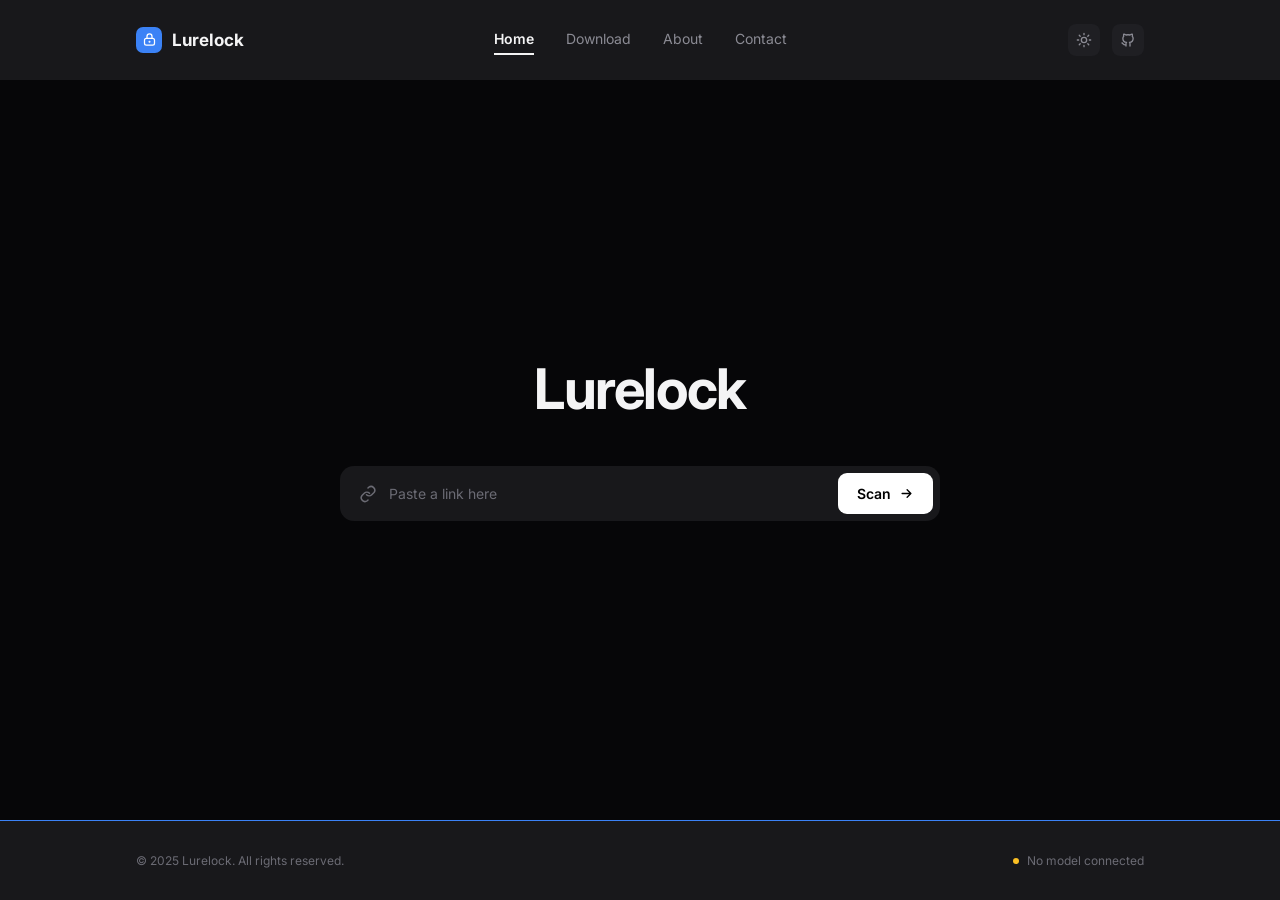
<file: website/index.html>
<!doctype html>
<html lang="en" data-theme="dark">
<head>
<meta charset="utf-8">
<meta name="viewport" content="width=device-width, initial-scale=1">
<title>Lurelock — Phishing URL Detector</title>
<link rel="preconnect" href="https://fonts.googleapis.com">
<link href="https://fonts.googleapis.com/css2?family=Inter:wght@400;500;600;700;800&display=swap" rel="stylesheet">
<link rel="stylesheet" href="style.css">
</head>
<body>
<svg width="0" height="0" style="position:absolute">
  <symbol id="i-lock" viewBox="0 0 24 24" fill="none" stroke="currentColor" stroke-width="2" stroke-linecap="round" stroke-linejoin="round"><rect x="4" y="10" width="16" height="11" rx="3"/><path d="M8 10V7a4 4 0 0 1 8 0v3"/><circle cx="12" cy="15.5" r=".6" fill="currentColor"/></symbol>
  <symbol id="i-link" viewBox="0 0 24 24" fill="none" stroke="currentColor" stroke-width="2" stroke-linecap="round" stroke-linejoin="round"><path d="M10 13a5 5 0 0 0 7 0l3-3a5 5 0 0 0-7-7l-1 1"/><path d="M14 11a5 5 0 0 0-7 0l-3 3a5 5 0 0 0 7 7l1-1"/></symbol>
  <symbol id="i-arrow" viewBox="0 0 24 24" fill="none" stroke="currentColor" stroke-width="2.2" stroke-linecap="round" stroke-linejoin="round"><path d="M5 12h14M13 6l6 6-6 6"/></symbol>
  <symbol id="i-download" viewBox="0 0 24 24" fill="none" stroke="currentColor" stroke-width="2" stroke-linecap="round" stroke-linejoin="round"><path d="M12 4v11M7 11l5 5 5-5M5 20h14"/></symbol>
  <symbol id="i-shield" viewBox="0 0 24 24" fill="none" stroke="currentColor" stroke-width="2" stroke-linecap="round" stroke-linejoin="round"><path d="M12 3l8 3v6c0 5-3.5 8-8 9-4.5-1-8-4-8-9V6z"/><path d="M12 8v5M12 16.2v.01"/></symbol>
  <symbol id="i-shield-ok" viewBox="0 0 24 24" fill="none" stroke="currentColor" stroke-width="2" stroke-linecap="round" stroke-linejoin="round"><path d="M12 3l8 3v6c0 5-3.5 8-8 9-4.5-1-8-4-8-9V6z"/><path d="M8.5 12l2.5 2.5 4.5-5"/></symbol>
  <symbol id="i-check" viewBox="0 0 24 24" fill="none" stroke="currentColor" stroke-width="2.4" stroke-linecap="round" stroke-linejoin="round"><path d="M5 12.5l4.5 4.5L19 7.5"/></symbol>
  <symbol id="i-warn" viewBox="0 0 24 24" fill="none" stroke="currentColor" stroke-width="2.4" stroke-linecap="round" stroke-linejoin="round"><path d="M12 5v9M12 18.5v.01"/></symbol>
  <symbol id="i-sun" viewBox="0 0 24 24" fill="none" stroke="currentColor" stroke-width="2" stroke-linecap="round"><circle cx="12" cy="12" r="4"/><path d="M12 2v2M12 20v2M4.9 4.9l1.4 1.4M17.7 17.7l1.4 1.4M2 12h2M20 12h2M4.9 19.1l1.4-1.4M17.7 6.3l1.4-1.4"/></symbol>
  <symbol id="i-github" viewBox="0 0 24 24" fill="none" stroke="currentColor" stroke-width="2" stroke-linecap="round" stroke-linejoin="round"><path d="M9 19c-4 1.3-4-2-6-2.5M15 21v-3.2a2.8 2.8 0 0 0-.8-2.2c2.700-.3 5.500-1.300 5.500-6a4.600 4.600 0 0 0-1.300-3.200 4.300 4.300 0 0 0-.1-3.200s-1-.3-3.300 1.300a11.400 11.400 0 0 0-6 0C6.700 2.900 5.700 3.200 5.700 3.200a4.300 4.300 0 0 0-.1 3.200A4.600 4.600 0 0 0 4.300 9.600c0 4.600 2.800 5.600 5.500 6a2.800 2.800 0 0 0-.8 2.200V21"/></symbol>
</svg>

<header class="nav">
  <div class="wrap nav-in">
    <a href="#home" class="brand"><span class="logo"><svg><use href="#i-lock"/></svg></span>Lurelock</a>
    <nav class="links">
      <a href="#home" data-route="home">Home</a>
      <a href="#download" data-route="download">Download</a>
      <a href="#about" data-route="about">About</a>
      <a href="#contact" data-route="contact">Contact</a>
    </nav>
    <div class="tools">
      <button class="icon-btn" id="theme" aria-label="Toggle theme"><svg><use href="#i-sun"/></svg></button>
      <a class="icon-btn" href="https://github.com/" target="_blank" rel="noopener" aria-label="GitHub"><svg><use href="#i-github"/></svg></a>
    </div>
  </div>
</header>

<main>
  <!-- HOME -->
  <section class="view" id="view-home">
    <div class="center home-hero" id="hero">
      <h1>Lurelock</h1>
      <p class="sub" id="home-sub" hidden>A machine-learning scan of the URL structure, naming patterns, and readability.</p>
      <form class="scan" id="scan-form" autocomplete="off">
        <svg class="lead"><use href="#i-link"/></svg>
        <input id="url" type="text" placeholder="Paste a link here" spellcheck="false" aria-label="URL to scan">
        <button type="submit" class="btn light" id="scan-btn">Scan <svg><use href="#i-arrow"/></svg></button>
      </form>
      <div id="result"></div>
      <p class="hint" id="again" hidden>Want to check another link? Replace the URL above.</p>
    </div>
  </section>

  <!-- DOWNLOAD -->
  <section class="view" id="view-download" hidden>
    <div class="center">
      <h1>Download</h1>
      <p class="sub">Get the Lurelock browser extension to check suspicious links right from your browser.</p>
      <div class="card ctr">
        <span class="logo big"><svg><use href="#i-lock"/></svg></span>
        <h3>Lurelock Extension</h3>
        <p class="muted">For Chrome and Chromium-based browsers</p>
        <a class="btn light" href="lurelock-extension.zip" download>Download extension <svg><use href="#i-download"/></svg></a>
      </div>
      <p class="hint">Download the package, then follow the included installation guide.<br>Only install extensions from sources you trust.</p>
    </div>
  </section>

  <!-- ABOUT -->
  <section class="view" id="view-about" hidden>
    <div class="center">
      <h1>About</h1>
      <p class="sub">Lurelock is a simple phishing URL detector using machine learning designed to help you pause, check a link, and make a more informed decision.</p>
      <div class="card list">
        <div class="row"><svg class="blue"><use href="#i-link"/></svg><div><h4>Check before you click</h4><p>Paste a URL on the Home page to view a clear phishing-risk result.</p></div></div>
        <div class="row"><svg class="blue"><use href="#i-shield"/></svg><div><h4>Understand the warning</h4><p>Use the result as a prompt to inspect the domain and question unexpected requests.</p></div></div>
        <div class="row"><svg class="blue"><use href="#i-lock"/></svg><div><h4>Keep your guard up</h4><p>No detector can guarantee a link is safe. Verify the sender and never share sensitive details with an unfamiliar site.</p></div></div>
      </div>
      <div class="actions">
        <a class="btn light" href="#home">Check a link <svg><use href="#i-arrow"/></svg></a>
        <a class="btn dark" href="#download">Get the extension</a>
      </div>
    </div>
  </section>

  <!-- CONTACT -->
  <section class="view" id="view-contact" hidden>
    <div class="center">
      <h1>Contact</h1>
      <p class="sub">Have a question, spotted an issue, or want to share feedback?<br>Send the Lurelock team a message.</p>
      <form class="card form" id="contact-form">
        <div class="two">
          <label>Name<input name="name" placeholder="Your name" required></label>
          <label>Email<input name="email" type="email" placeholder="you@example.com" required></label>
        </div>
        <label>Subject<input name="subject" placeholder="What can we help with?" required></label>
        <label>Message<textarea name="message" rows="5" placeholder="Tell us a little more…" required></textarea></label>
        <div class="form-foot"><span class="hint left">Please don’t include passwords or sensitive information.</span><button class="btn light" type="submit">Send message</button></div>
      </form>
    </div>
  </section>
</main>

<footer class="foot">
  <div class="wrap foot-in">
    <span>© 2025 Lurelock. All rights reserved.</span>
    <span class="status"><i id="dot"></i><span id="status-text">Checking API…</span></span>
  </div>
</footer>

<script src="app.js"></script>
</body>
</html>
</file>
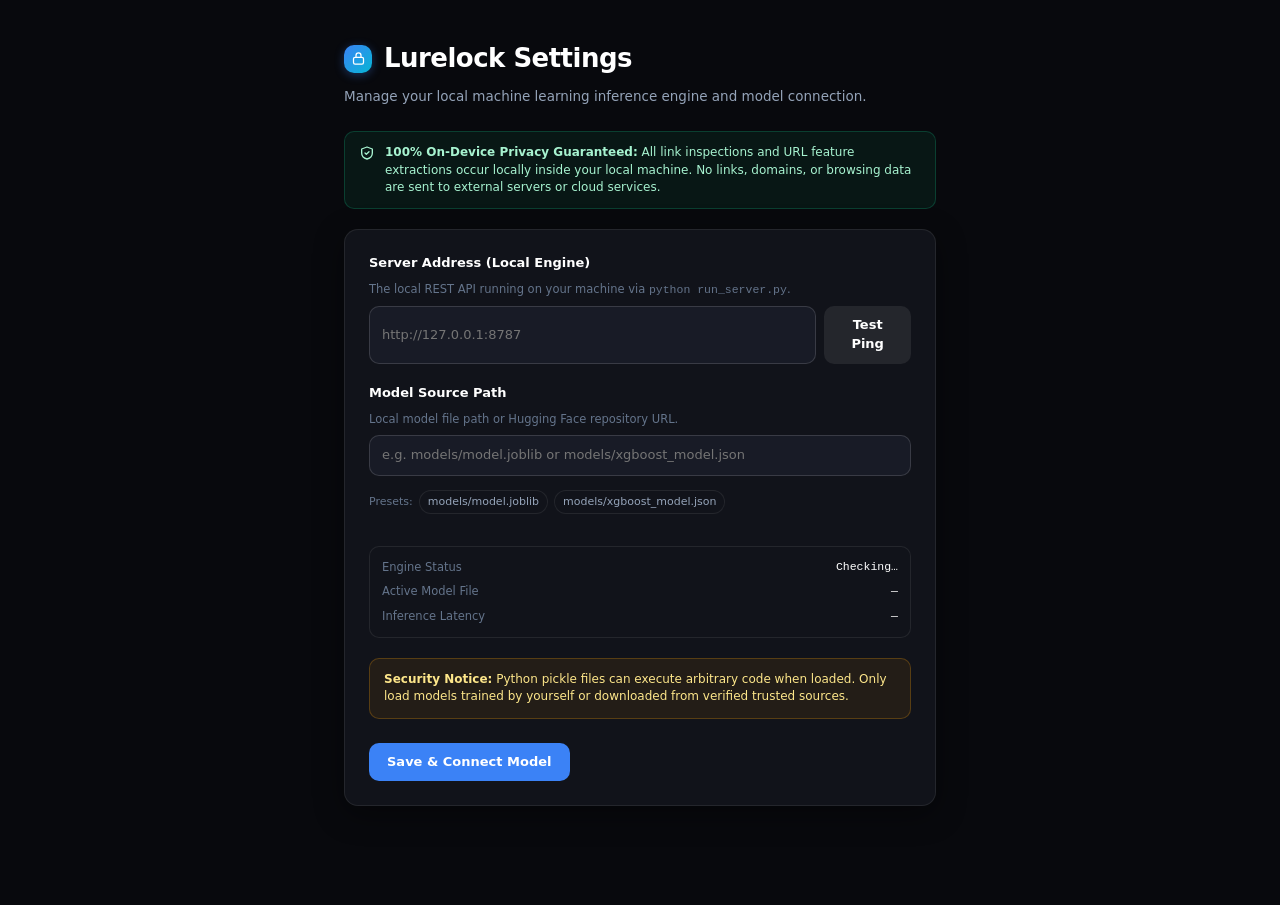
<file: extension/options.html>
<!doctype html>
<html lang="en">
<head>
  <meta charset="utf-8">
  <meta name="viewport" content="width=device-width, initial-scale=1">
  <title>Lurelock — Engine Settings</title>
  <link rel="stylesheet" href="ext.css">
</head>
<body class="options-body">

  <svg style="display:none" aria-hidden="true">
    <symbol id="icon-lock" viewBox="0 0 24 24" fill="none" stroke="currentColor" stroke-width="2" stroke-linecap="round" stroke-linejoin="round">
      <rect x="4" y="10" width="16" height="11" rx="2.5"/>
      <path d="M8 10V7a4 4 0 0 1 8 0v3"/>
    </symbol>
    <symbol id="icon-shield-check" viewBox="0 0 24 24" fill="none" stroke="currentColor" stroke-width="2" stroke-linecap="round" stroke-linejoin="round">
      <path d="M12 3l8 3v6c0 5-3.5 8-8 9-4.5-1-8-4-8-9V6z"/>
      <path d="M9 12l2 2 4-4"/>
    </symbol>
    <symbol id="icon-refresh" viewBox="0 0 24 24" fill="none" stroke="currentColor" stroke-width="2" stroke-linecap="round" stroke-linejoin="round">
      <path d="M21 12a9 9 0 0 0-9-9 9.75 9.75 0 0 0-6.74 2.74L3 8"/>
      <path d="M3 3v5h5"/>
      <path d="M3 12a9 9 0 0 0 9 9 9.75 9.75 0 0 0 6.74-2.74L21 16"/>
      <path d="M16 16h5v5"/>
    </symbol>
  </svg>

  <header class="options-header">
    <div class="options-brand">
      <div class="brand-icon">
        <svg class="svg-icon"><use href="#icon-lock"/></svg>
      </div>
      <h1 class="options-title">Lurelock Settings</h1>
    </div>
    <p class="options-desc">
      Manage your local machine learning inference engine and model connection.
    </p>
  </header>

  <!-- Privacy Guarantee Banner -->
  <div class="privacy-banner">
    <svg class="svg-icon"><use href="#icon-shield-check"/></svg>
    <div>
      <b>100% On-Device Privacy Guaranteed:</b>
      All link inspections and URL feature extractions occur locally inside your local machine. No links, domains, or browsing data are sent to external servers or cloud services.
    </div>
  </div>

  <main style="margin-top: 20px;">
    <div class="settings-card">

      <!-- Server API URL -->
      <div class="form-group">
        <label class="form-label" for="api">Server Address (Local Engine)</label>
        <p class="form-help">The local REST API running on your machine via <code>python run_server.py</code>.</p>
        <div style="display:flex; gap: 8px;">
          <input
            type="text"
            class="text-field"
            id="api"
            placeholder="http://127.0.0.1:8787"
            spellcheck="false"
          />
          <button type="button" class="test-btn" id="btn-test-conn">
            Test Ping
          </button>
        </div>
      </div>

      <!-- Model Source Path -->
      <div class="form-group">
        <label class="form-label" for="src">Model Source Path</label>
        <p class="form-help">
          Local model file path or Hugging Face repository URL.
        </p>
        <input
          type="text"
          class="text-field"
          id="src"
          placeholder="e.g. models/model.joblib or models/xgboost_model.json"
          spellcheck="false"
        />
        <div class="sample-chips" style="margin-top: 6px;">
          <span class="chips-label">Presets:</span>
          <button type="button" class="chip-btn" id="preset-joblib">
            models/model.joblib
          </button>
          <button type="button" class="chip-btn" id="preset-json">
            models/xgboost_model.json
          </button>
        </div>
      </div>

      <!-- Live Engine Status Card -->
      <div class="domain-details-card" id="engine-status-card">
        <div class="detail-row">
          <span class="detail-label">Engine Status</span>
          <span class="detail-val" id="val-engine-status">Checking…</span>
        </div>
        <div class="detail-row">
          <span class="detail-label">Active Model File</span>
          <span class="detail-val" id="val-model-file">—</span>
        </div>
        <div class="detail-row">
          <span class="detail-label">Inference Latency</span>
          <span class="detail-val" id="val-latency">—</span>
        </div>
      </div>

      <!-- Security Notice -->
      <div class="security-warning">
        <b>Security Notice:</b> Python pickle files can execute arbitrary code when loaded. Only load models trained by yourself or downloaded from verified trusted sources.
      </div>

      <!-- Action Buttons -->
      <div class="button-bar">
        <button class="save-btn" id="btn-save">
          Save &amp; Connect Model
        </button>
        <span class="status-message" id="save-status-msg"></span>
      </div>

    </div>
  </main>

  <script src="options.js"></script>
</body>
</html>
</file>
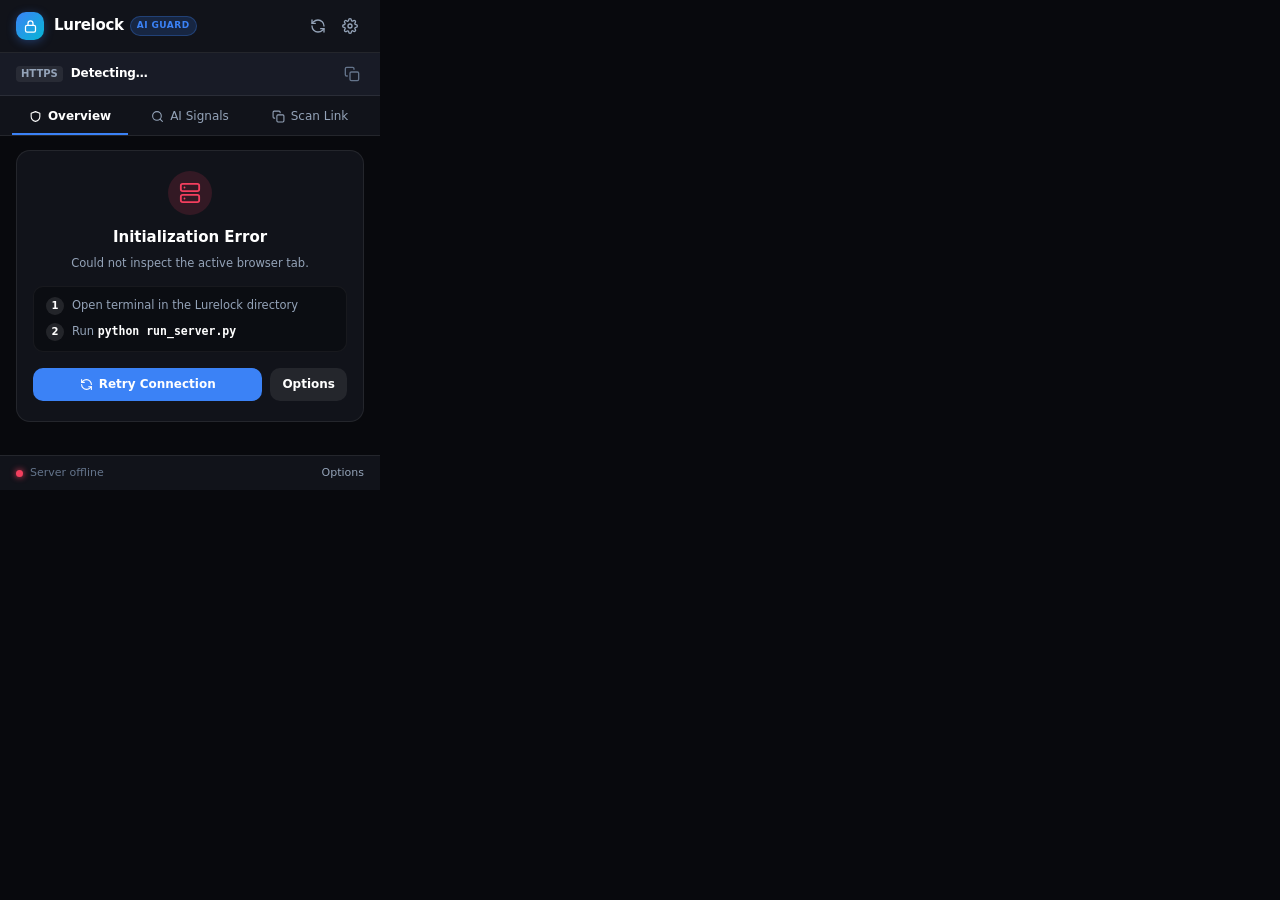
<file: extension/popup.html>
<!doctype html>
<html lang="en">
<head>
  <meta charset="utf-8">
  <meta name="viewport" content="width=device-width, initial-scale=1">
  <title>Lurelock</title>
  <link rel="stylesheet" href="ext.css">
</head>
<body class="popup-body">

  <!-- SVG Symbol Defs -->
  <svg style="display:none" aria-hidden="true">
    <symbol id="icon-shield" viewBox="0 0 24 24" fill="none" stroke="currentColor" stroke-width="2" stroke-linecap="round" stroke-linejoin="round">
      <path d="M12 3l8 3v6c0 5-3.5 8-8 9-4.5-1-8-4-8-9V6z"/>
    </symbol>
    <symbol id="icon-shield-check" viewBox="0 0 24 24" fill="none" stroke="currentColor" stroke-width="2" stroke-linecap="round" stroke-linejoin="round">
      <path d="M12 3l8 3v6c0 5-3.5 8-8 9-4.5-1-8-4-8-9V6z"/>
      <path d="M9 12l2 2 4-4"/>
    </symbol>
    <symbol id="icon-shield-alert" viewBox="0 0 24 24" fill="none" stroke="currentColor" stroke-width="2" stroke-linecap="round" stroke-linejoin="round">
      <path d="M12 3l8 3v6c0 5-3.5 8-8 9-4.5-1-8-4-8-9V6z"/>
      <path d="M12 8v4M12 16h.01"/>
    </symbol>
    <symbol id="icon-shield-x" viewBox="0 0 24 24" fill="none" stroke="currentColor" stroke-width="2" stroke-linecap="round" stroke-linejoin="round">
      <path d="M12 3l8 3v6c0 5-3.5 8-8 9-4.5-1-8-4-8-9V6z"/>
      <path d="M9.5 9.5l5 5M14.5 9.5l-5 5"/>
    </symbol>
    <symbol id="icon-lock" viewBox="0 0 24 24" fill="none" stroke="currentColor" stroke-width="2" stroke-linecap="round" stroke-linejoin="round">
      <rect x="4" y="10" width="16" height="11" rx="2.5"/>
      <path d="M8 10V7a4 4 0 0 1 8 0v3"/>
    </symbol>
    <symbol id="icon-refresh" viewBox="0 0 24 24" fill="none" stroke="currentColor" stroke-width="2" stroke-linecap="round" stroke-linejoin="round">
      <path d="M21 12a9 9 0 0 0-9-9 9.75 9.75 0 0 0-6.74 2.74L3 8"/>
      <path d="M3 3v5h5"/>
      <path d="M3 12a9 9 0 0 0 9 9 9.75 9.75 0 0 0 6.74-2.74L21 16"/>
      <path d="M16 16h5v5"/>
    </symbol>
    <symbol id="icon-settings" viewBox="0 0 24 24" fill="none" stroke="currentColor" stroke-width="2" stroke-linecap="round" stroke-linejoin="round">
      <circle cx="12" cy="12" r="3"/>
      <path d="M19.4 15a1.65 1.65 0 0 0 .33 1.82l.06.06a2 2 0 1 1-2.83 2.83l-.06-.06a1.65 1.65 0 0 0-1.82-.33 1.65 1.65 0 0 0-1 1.51V21a2 2 0 0 1-4 0v-.09A1.65 1.65 0 0 0 9 19.4a1.65 1.65 0 0 0-1.82.33l-.06.06a2 2 0 1 1-2.83-2.83l.06-.06a1.65 1.65 0 0 0 .33-1.82 1.65 1.65 0 0 0-1.51-1H3a2 2 0 0 1 0-4h.09A1.65 1.65 0 0 0 4.6 9a1.65 1.65 0 0 0-.33-1.82l-.06-.06a2 2 0 1 1 2.83-2.83l.06.06a1.65 1.65 0 0 0 1.82.33H9a1.65 1.65 0 0 0 1-1.51V3a2 2 0 0 1 4 0v.09a1.65 1.65 0 0 0 1 1.51 1.65 1.65 0 0 0 1.82-.33l.06-.06a2 2 0 1 1 2.83 2.83l-.06.06a1.65 1.65 0 0 0-.33 1.82V9a1.65 1.65 0 0 0 1.51 1H21a2 2 0 0 1 0 4h-.09a1.65 1.65 0 0 0-1.51 1z"/>
    </symbol>
    <symbol id="icon-copy" viewBox="0 0 24 24" fill="none" stroke="currentColor" stroke-width="2" stroke-linecap="round" stroke-linejoin="round">
      <rect x="9" y="9" width="13" height="13" rx="2" ry="2"/>
      <path d="M5 15H4a2 2 0 0 1-2-2V4a2 2 0 0 1 2-2h9a2 2 0 0 1 2 2v1"/>
    </symbol>
    <symbol id="icon-external" viewBox="0 0 24 24" fill="none" stroke="currentColor" stroke-width="2" stroke-linecap="round" stroke-linejoin="round">
      <path d="M18 13v6a2 2 0 0 1-2 2H5a2 2 0 0 1-2-2V8a2 2 0 0 1 2-2h6"/>
      <polyline points="15 3 21 3 21 9"/>
      <line x1="10" y1="14" x2="21" y2="3"/>
    </symbol>
    <symbol id="icon-search" viewBox="0 0 24 24" fill="none" stroke="currentColor" stroke-width="2" stroke-linecap="round" stroke-linejoin="round">
      <circle cx="11" cy="11" r="8"/>
      <line x1="21" y1="21" x2="16.65" y2="16.65"/>
    </symbol>
    <symbol id="icon-check" viewBox="0 0 24 24" fill="none" stroke="currentColor" stroke-width="2.5" stroke-linecap="round" stroke-linejoin="round">
      <polyline points="20 6 9 17 4 12"/>
    </symbol>
    <symbol id="icon-alert" viewBox="0 0 24 24" fill="none" stroke="currentColor" stroke-width="2" stroke-linecap="round" stroke-linejoin="round">
      <path d="M10.29 3.86L1.82 18a2 2 0 0 0 1.71 3h16.94a2 2 0 0 0 1.71-3L13.71 3.86a2 2 0 0 0-3.42 0z"/>
      <line x1="12" y1="9" x2="12" y2="13"/>
      <line x1="12" y1="17" x2="12.01" y2="17"/>
    </symbol>
    <symbol id="icon-server" viewBox="0 0 24 24" fill="none" stroke="currentColor" stroke-width="2" stroke-linecap="round" stroke-linejoin="round">
      <rect x="2" y="2" width="20" height="8" rx="2" ry="2"/>
      <rect x="2" y="14" width="20" height="8" rx="2" ry="2"/>
      <line x1="6" y1="6" x2="6.01" y2="6"/>
      <line x1="6" y1="18" x2="6.01" y2="18"/>
    </symbol>
  </svg>

  <!-- Top Navigation Header -->
  <header class="app-header">
    <div class="brand">
      <div class="brand-icon">
        <svg class="svg-icon"><use href="#icon-lock"/></svg>
      </div>
      <div class="brand-title">
        <span class="name">Lurelock</span>
        <span class="badge-tag">AI GUARD</span>
      </div>
    </div>
    <div class="header-actions">
      <button class="icon-btn" id="btn-rescan" title="Rescan current page" aria-label="Rescan">
        <svg class="svg-icon"><use href="#icon-refresh"/></svg>
      </button>
      <button class="icon-btn" id="btn-settings" title="Settings & Models" aria-label="Settings">
        <svg class="svg-icon"><use href="#icon-settings"/></svg>
      </button>
    </div>
  </header>

  <!-- Context Banner (Current Domain or Context Menu Scanned Link) -->
  <div class="target-bar" id="target-bar">
    <div class="target-info">
      <span class="protocol-chip" id="proto-chip">HTTPS</span>
      <span class="target-domain" id="target-domain" title="Active Domain">Detecting…</span>
    </div>
    <div class="target-tools">
      <button class="mini-btn" id="btn-copy-url" title="Copy URL">
        <svg class="svg-icon"><use href="#icon-copy"/></svg>
      </button>
    </div>
  </div>

  <!-- Notification Banner (e.g. Scanned from context menu) -->
  <div class="pending-notice" id="pending-notice" style="display:none">
    <span>Inspecting right-clicked link</span>
    <button class="link-btn" id="btn-return-tab">Scan active tab</button>
  </div>

  <!-- Navigation View Tabs -->
  <nav class="view-tabs">
    <button class="tab-btn active" data-tab="overview">
      <svg class="svg-icon sm"><use href="#icon-shield"/></svg>
      <span>Overview</span>
    </button>
    <button class="tab-btn" data-tab="signals">
      <svg class="svg-icon sm"><use href="#icon-search"/></svg>
      <span>AI Signals</span>
      <span class="tab-badge" id="signals-badge" style="display:none">0</span>
    </button>
    <button class="tab-btn" data-tab="custom">
      <svg class="svg-icon sm"><use href="#icon-copy"/></svg>
      <span>Scan Link</span>
    </button>
  </nav>

  <!-- Main Content Container -->
  <main class="content-container">

    <!-- Loading State -->
    <div class="state-loading" id="state-loading" style="display:none">
      <div class="spinner"></div>
      <p class="state-text">Scanning link structure with ML engine…</p>
      <span class="state-sub">Extracting lexical &amp; entropy traits</span>
    </div>

    <!-- TAB 1: OVERVIEW -->
    <section class="tab-panel active" id="tab-overview">
      <div id="verdict-container">
        <!-- Rendered dynamically by popup.js -->
      </div>
    </section>

    <!-- TAB 2: AI SIGNALS BREAKDOWN -->
    <section class="tab-panel" id="tab-signals" style="display:none">
      <div class="signals-header">
        <p class="signals-desc">
          Lurelock extracts 11 structural features from the raw URL string to detect impersonation and evasion techniques.
        </p>
      </div>
      <div class="signals-list" id="signals-list">
        <!-- Feature items rendered dynamically -->
      </div>
    </section>

    <!-- TAB 3: CUSTOM URL SCANNER -->
    <section class="tab-panel" id="tab-custom" style="display:none">
      <form class="custom-scan-form" id="custom-scan-form">
        <label for="custom-url-input" class="input-label">Inspect Any Link</label>
        <div class="input-wrapper">
          <input
            type="text"
            id="custom-url-input"
            class="scan-input"
            placeholder="Paste link here (https://...)"
            spellcheck="false"
            autocomplete="off"
          />
          <button type="button" class="paste-btn" id="btn-paste" title="Paste from clipboard">
            Paste
          </button>
        </div>
        <button type="submit" class="submit-scan-btn" id="btn-custom-scan">
          Scan URL with AI
        </button>
      </form>

      <div class="sample-chips">
        <span class="chips-label">Try test link:</span>
        <button type="button" class="chip-btn" data-sample="https://www.google.com">
          google.com
        </button>
        <button type="button" class="chip-btn" data-sample="http://paypal-security-update.com/login.php">
          phishing-test
        </button>
      </div>
    </section>

    <!-- ERROR / OFFLINE ZERO STATE -->
    <div class="state-offline" id="state-offline" style="display:none">
      <div class="offline-icon">
        <svg class="svg-icon"><use href="#icon-server"/></svg>
      </div>
      <h3 class="offline-title">Local AI Engine Offline</h3>
      <p class="offline-desc" id="offline-error-text">
        Cannot reach the Lurelock local server at <code>http://127.0.0.1:8787</code>.
      </p>
      <div class="offline-steps">
        <div class="step-row">
          <span class="step-num">1</span>
          <span>Open terminal in the Lurelock directory</span>
        </div>
        <div class="step-row">
          <span class="step-num">2</span>
          <span>Run <code>python run_server.py</code></span>
        </div>
      </div>
      <div class="offline-actions">
        <button class="primary-action-btn" id="btn-retry-connect">
          <svg class="svg-icon sm"><use href="#icon-refresh"/></svg>
          <span>Retry Connection</span>
        </button>
        <button class="secondary-action-btn" id="btn-open-options">
          Options
        </button>
      </div>
    </div>

  </main>

  <!-- Bottom Status Footer -->
  <footer class="app-footer">
    <div class="footer-left">
      <span class="status-indicator" id="footer-dot"></span>
      <span class="status-label" id="footer-status">Connecting…</span>
    </div>
    <div class="footer-right">
      <a href="#" class="footer-link" id="footer-options-link">Options</a>
    </div>
  </footer>

  <script src="popup.js"></script>
</body>
</html>
</file>
<file: website/style.css>
:root{
  --bg:#060608;--surface:#18181b;--surface2:#1f1f23;--border:#27272a;--text:#f4f4f5;--muted:#8b8b94;--faint:#6b6b74;
  --blue:#3b82f6;--btn:#fff;--btn-text:#000;
  --ok:#2dd4a0;--ok-bg:#10281d;--ok-bd:#1f5c42;--ok-in:#0f2a1e;
  --bad:#f87171;--bad-bg:#2a1214;--bad-bd:#6b2428;--bad-in:#2d1416;
  --mid:#fbbf24;--mid-bg:#2a2210;--mid-bd:#6b551c;--mid-in:#2d2411;
}
[data-theme=light]{
  --bg:#f6f6f8;--surface:#fff;--surface2:#f1f1f4;--border:#e4e4e7;--text:#111114;--muted:#62626b;--faint:#8b8b94;
  --btn:#111114;--btn-text:#fff;
  --ok:#0f9d6e;--ok-bg:#e8f8f1;--ok-bd:#a8e0cb;--ok-in:#f2fcf8;
  --bad:#dc2626;--bad-bg:#fdecec;--bad-bd:#f3b4b4;--bad-in:#fff5f5;
  --mid:#b7791f;--mid-bg:#fdf5e1;--mid-bd:#ecd291;--mid-in:#fffaf0;
}
*{box-sizing:border-box;margin:0}
html,body{height:100%}
body{font-family:Inter,system-ui,sans-serif;background:var(--bg);color:var(--text);display:flex;flex-direction:column;-webkit-font-smoothing:antialiased;transition:background .25s}
svg{width:18px;height:18px;flex:none}
.wrap{max-width:1056px;margin:0 auto;padding:0 24px;width:100%}

.nav{background:var(--surface);height:80px;border-bottom:1px solid var(--border)}
[data-theme=dark] .nav{border-color:transparent}
.nav-in{height:100%;display:flex;align-items:center;justify-content:space-between}
.brand{display:flex;align-items:center;gap:10px;font-weight:700;font-size:17px;color:var(--text);text-decoration:none;flex:1}
.brand sup{font-size:9px;font-weight:700;color:var(--blue);letter-spacing:.05em;margin-top:-6px}
.logo{width:26px;height:26px;border-radius:7px;background:var(--blue);color:#fff;display:grid;place-items:center}
.logo svg{width:15px;height:15px}
.logo.big{width:46px;height:46px;border-radius:12px;margin-bottom:18px}.logo.big svg{width:24px;height:24px}
.links{display:flex;gap:32px}
.links a{color:var(--muted);text-decoration:none;font-size:14px;padding:6px 0;border-bottom:2px solid transparent;transition:color .15s}
.links a:hover{color:var(--text)}
.links a.on{color:var(--text);font-weight:600;border-color:var(--text)}
.tools{flex:1;display:flex;justify-content:flex-end;gap:12px}
.icon-btn{width:32px;height:32px;border-radius:8px;background:var(--surface2);border:0;color:var(--muted);display:grid;place-items:center;cursor:pointer;transition:.15s}
.icon-btn:hover{color:var(--text)}
.icon-btn svg{width:16px;height:16px}

main{flex:1;display:flex}
.view{flex:1;display:flex;align-items:center;justify-content:center;padding:48px 24px;animation:fade .35s ease}
.view[hidden]{display:none}
@keyframes fade{from{opacity:0;transform:translateY(6px)}}
.center{width:100%;max-width:600px;text-align:center}
h1{font-size:56px;font-weight:700;letter-spacing:-.03em;line-height:1.1}
.sub{color:var(--muted);font-size:16px;line-height:1.6;margin:26px auto 28px}
.hint{color:var(--faint);font-size:13px;line-height:1.6;margin-top:24px}
.muted{color:var(--muted);font-size:14px}

.home-hero h1{margin-bottom:46px;transition:margin .3s}
.home-hero.scanned h1{margin-bottom:14px}
.home-hero .sub{margin:0 0 30px;font-size:14px}
.scan{display:flex;align-items:center;gap:12px;background:var(--surface);border-radius:14px;padding:6px 6px 6px 18px;border:1px solid transparent;transition:border .15s}
[data-theme=light] .scan{border-color:var(--border)}
.scan:focus-within{border-color:var(--blue)}
.scan .lead{color:var(--faint)}
.scan input{flex:1;background:none;border:0;outline:0;color:var(--text);font:inherit;font-size:14px;padding:12px 0}
.scan input::placeholder{color:var(--faint)}

.btn{display:inline-flex;align-items:center;gap:8px;font:inherit;font-size:14px;font-weight:600;padding:11px 18px;border-radius:9px;border:1px solid transparent;cursor:pointer;text-decoration:none;transition:.15s}
.btn svg{width:15px;height:15px}
.btn.light{background:var(--btn);color:var(--btn-text)}
.btn.light:hover{opacity:.88}
.btn.dark{background:var(--surface);color:var(--text);border-color:var(--border)}
.btn.dark:hover{background:var(--surface2)}
.btn[disabled]{opacity:.6;cursor:wait}

.card{background:var(--surface);border:1px solid var(--border);border-radius:16px;padding:24px;text-align:left}
.card.ctr{text-align:center;display:flex;flex-direction:column;align-items:center;padding:26px}
.card.ctr h3{font-size:18px;font-weight:600;margin-bottom:12px}
.card.ctr .muted{margin-bottom:20px}
.list{display:flex;flex-direction:column;gap:22px;padding:26px 24px}
.row{display:flex;gap:16px}
.row svg{margin-top:2px}.blue{color:var(--blue)}
.row h4{font-size:15px;font-weight:600;margin-bottom:5px}
.row p{font-size:14px;color:var(--muted);line-height:1.6}
.actions{display:flex;gap:12px;justify-content:center;margin-top:24px}

.form{display:flex;flex-direction:column;gap:18px;margin-top:0}
.form label{display:flex;flex-direction:column;gap:8px;font-size:13px;font-weight:500}
.form input,.form textarea{background:var(--surface2);border:1px solid var(--border);border-radius:9px;padding:12px 14px;color:var(--text);font:inherit;font-size:14px;outline:0;resize:vertical}
.form input:focus,.form textarea:focus{border-color:var(--blue)}
.two{display:grid;grid-template-columns:1fr 1fr;gap:16px}
.form-foot{display:flex;justify-content:space-between;align-items:center;gap:16px}
.hint.left{margin:0;text-align:left}

/* result */
#result{margin-top:20px;text-align:left}
.res{border-radius:16px;padding:24px;border:1px solid;animation:fade .35s ease}
.res.safe{background:var(--ok-bg);border-color:var(--ok-bd);--c:var(--ok);--in:var(--ok-in)}
.res.warn{background:var(--mid-bg);border-color:var(--mid-bd);--c:var(--mid);--in:var(--mid-in)}
.res.bad{background:var(--bad-bg);border-color:var(--bad-bd);--c:var(--bad);--in:var(--bad-in)}
.res-head{display:flex;align-items:center;gap:12px;color:var(--c)}
.res-head svg{width:26px;height:26px}
.res-head h2{font-size:20px;font-weight:600;flex:1}
.tag{font-size:11px;font-weight:600;letter-spacing:.06em;text-transform:uppercase}
.res-sum{font-size:16px;line-height:1.55;margin:18px 0 22px}
.lab{font-size:11px;font-weight:600;letter-spacing:.06em;color:var(--muted);margin:0 0 10px;text-transform:uppercase}
.grid{display:grid;grid-template-columns:1fr 1fr;gap:12px;margin-bottom:22px}
.cell{background:var(--in);border:1px solid color-mix(in srgb,var(--c) 28%,transparent);border-radius:12px;padding:14px 16px;min-width:0}
.cell small{display:block;font-size:10px;font-weight:600;letter-spacing:.06em;color:var(--muted);text-transform:uppercase}
.cell b{display:block;font-size:14px;font-weight:600;margin:6px 0 4px;overflow-wrap:anywhere}
.cell p{font-size:12px;color:var(--muted);line-height:1.5}
.meter{height:6px;border-radius:9px;background:color-mix(in srgb,var(--c) 18%,transparent);margin:8px 0 22px;overflow:hidden}
.meter i{display:block;height:100%;background:var(--c);border-radius:9px;transition:width .6s cubic-bezier(.2,.8,.2,1)}
.pts{list-style:none;display:flex;flex-direction:column;gap:10px;margin-bottom:18px}
.pts li{display:flex;gap:10px;align-items:center;font-size:14px;color:var(--muted)}
.pts svg{width:15px;height:15px;color:var(--c)}
.note{font-size:12px;color:var(--muted)}

.foot{background:var(--surface);border-top:1px solid var(--blue);height:80px;font-size:12px;color:var(--faint)}
.foot-in{height:100%;display:flex;align-items:center;justify-content:space-between}
.status{display:flex;align-items:center;gap:8px}
.status i{width:6px;height:6px;border-radius:50%;background:var(--faint)}
.status i.on{background:var(--ok)}.status i.off{background:var(--mid)}

@media(max-width:720px){
  .nav{height:auto;padding:14px 0}.nav-in{flex-wrap:wrap;gap:12px}
  .links{order:3;width:100%;justify-content:center;gap:22px}
  h1{font-size:40px}.grid,.two{grid-template-columns:1fr}
  .form-foot{flex-direction:column;align-items:stretch}.foot{height:auto;padding:20px 0}
  .foot-in{flex-direction:column;gap:8px}
}
</file>
<file: extension/ext.css>
/* ==========================================================================
   Lurelock Extension - Design System & Modern Glassmorphism Styling
   ========================================================================== */

:root {
  --bg-main: #08090d;
  --bg-surface: #11131a;
  --bg-surface-raised: #181b26;
  --bg-surface-glass: rgba(24, 27, 38, 0.7);
  --border-subtle: rgba(255, 255, 255, 0.08);
  --border-medium: rgba(255, 255, 255, 0.14);
  --border-focus: #3b82f6;

  --text-primary: #f8fafc;
  --text-secondary: #94a3b8;
  --text-muted: #64748b;

  --accent-blue: #3b82f6;
  --accent-cyan: #06b6d4;

  --safe-green: #10b981;
  --safe-bg: rgba(16, 185, 129, 0.12);
  --safe-border: rgba(16, 185, 129, 0.35);
  --safe-glow: rgba(16, 185, 129, 0.25);

  --warn-amber: #f59e0b;
  --warn-bg: rgba(245, 158, 11, 0.12);
  --warn-border: rgba(245, 158, 11, 0.35);
  --warn-glow: rgba(245, 158, 11, 0.25);

  --bad-rose: #f43f5e;
  --bad-bg: rgba(244, 63, 94, 0.12);
  --bad-border: rgba(244, 63, 94, 0.35);
  --bad-glow: rgba(244, 63, 94, 0.25);

  --radius-sm: 6px;
  --radius-md: 10px;
  --radius-lg: 14px;
  --radius-full: 9999px;

  --transition-fast: 0.15s cubic-bezier(0.16, 1, 0.3, 1);
  --transition-normal: 0.25s cubic-bezier(0.16, 1, 0.3, 1);
}

* {
  box-sizing: border-box;
  margin: 0;
  padding: 0;
}

body {
  font-family: 'Inter', system-ui, -apple-system, BlinkMacSystemFont, 'Segoe UI', Roboto, sans-serif;
  background-color: var(--bg-main);
  color: var(--text-primary);
  font-size: 13px;
  line-height: 1.45;
  -webkit-font-smoothing: antialiased;
}

/* Custom modern scrollbars */
::-webkit-scrollbar {
  width: 5px;
  height: 5px;
}
::-webkit-scrollbar-track {
  background: transparent;
}
::-webkit-scrollbar-thumb {
  background: rgba(255, 255, 255, 0.12);
  border-radius: 999px;
}
::-webkit-scrollbar-thumb:hover {
  background: rgba(255, 255, 255, 0.22);
}

/* ==========================================================================
   Popup Container
   ========================================================================== */

body.popup-body {
  width: 380px;
  min-height: 490px;
  max-height: 600px;
  display: flex;
  flex-direction: column;
  overflow-x: hidden;
  overflow-y: auto;
  user-select: none;
}

/* Header */
.app-header {
  display: flex;
  align-items: center;
  justify-content: space-between;
  padding: 12px 16px;
  background: var(--bg-surface);
  border-bottom: 1px solid var(--border-subtle);
  position: sticky;
  top: 0;
  z-index: 20;
}

.brand {
  display: flex;
  align-items: center;
  gap: 10px;
}

.brand-icon {
  width: 28px;
  height: 28px;
  border-radius: var(--radius-md);
  background: linear-gradient(135deg, var(--accent-blue), var(--accent-cyan));
  display: grid;
  place-items: center;
  box-shadow: 0 2px 10px rgba(59, 130, 246, 0.35);
  color: #fff;
}

.brand-icon svg {
  width: 15px;
  height: 15px;
}

.brand-title {
  display: flex;
  align-items: center;
  gap: 6px;
}

.brand-title .name {
  font-size: 15px;
  font-weight: 700;
  letter-spacing: -0.02em;
  color: #fff;
}

.badge-tag {
  font-size: 9px;
  font-weight: 700;
  letter-spacing: 0.05em;
  padding: 2px 6px;
  border-radius: var(--radius-full);
  background: rgba(59, 130, 246, 0.18);
  color: var(--accent-blue);
  border: 1px solid rgba(59, 130, 246, 0.3);
}

.header-actions {
  display: flex;
  align-items: center;
  gap: 4px;
}

.icon-btn {
  background: transparent;
  border: 0;
  color: var(--text-secondary);
  cursor: pointer;
  padding: 6px;
  border-radius: var(--radius-sm);
  display: grid;
  place-items: center;
  transition: all var(--transition-fast);
}

.icon-btn:hover {
  background: rgba(255, 255, 255, 0.08);
  color: #fff;
}

.icon-btn:active {
  transform: scale(0.94);
}

.icon-btn.spinning svg {
  animation: spin 0.8s linear infinite;
}

@keyframes spin {
  from { transform: rotate(0deg); }
  to { transform: rotate(360deg); }
}

.svg-icon {
  width: 16px;
  height: 16px;
}

.svg-icon.sm {
  width: 13px;
  height: 13px;
}

/* Target Domain Bar */
.target-bar {
  display: flex;
  align-items: center;
  justify-content: space-between;
  padding: 9px 16px;
  background: var(--bg-surface-raised);
  border-bottom: 1px solid var(--border-subtle);
  font-size: 12px;
}

.target-info {
  display: flex;
  align-items: center;
  gap: 8px;
  overflow: hidden;
  max-width: 82%;
}

.protocol-chip {
  font-size: 10px;
  font-weight: 700;
  padding: 1px 5px;
  border-radius: 4px;
  background: rgba(255, 255, 255, 0.07);
  color: var(--text-secondary);
}

.protocol-chip.https {
  color: var(--safe-green);
  background: rgba(16, 185, 129, 0.12);
}

.protocol-chip.http {
  color: var(--warn-amber);
  background: rgba(245, 158, 11, 0.12);
}

.target-domain {
  font-weight: 600;
  color: #fff;
  white-space: nowrap;
  overflow: hidden;
  text-overflow: ellipsis;
  letter-spacing: -0.01em;
}

.mini-btn {
  background: transparent;
  border: 0;
  color: var(--text-muted);
  cursor: pointer;
  padding: 4px;
  border-radius: 4px;
  display: grid;
  place-items: center;
  transition: all var(--transition-fast);
}

.mini-btn:hover {
  background: rgba(255, 255, 255, 0.1);
  color: #fff;
}

/* Pending Notice Banner */
.pending-notice {
  background: linear-gradient(90deg, rgba(59, 130, 246, 0.15), rgba(6, 182, 212, 0.15));
  border-bottom: 1px solid rgba(59, 130, 246, 0.3);
  padding: 7px 16px;
  font-size: 11px;
  display: flex;
  align-items: center;
  justify-content: space-between;
  color: #93c5fd;
}

.link-btn {
  background: none;
  border: 0;
  color: #fff;
  text-decoration: underline;
  cursor: pointer;
  font-size: 11px;
}

/* Tabs Navigation */
.view-tabs {
  display: flex;
  background: var(--bg-surface);
  border-bottom: 1px solid var(--border-subtle);
  padding: 4px 12px 0;
  gap: 4px;
}

.tab-btn {
  flex: 1;
  background: transparent;
  border: 0;
  border-bottom: 2px solid transparent;
  color: var(--text-secondary);
  font: inherit;
  font-size: 12px;
  font-weight: 500;
  padding: 8px 6px;
  cursor: pointer;
  display: flex;
  align-items: center;
  justify-content: center;
  gap: 6px;
  transition: all var(--transition-fast);
  position: relative;
}

.tab-btn:hover {
  color: #fff;
}

.tab-btn.active {
  color: #fff;
  font-weight: 600;
  border-bottom-color: var(--accent-blue);
}

.tab-badge {
  font-size: 9px;
  font-weight: 700;
  background: var(--warn-amber);
  color: #000;
  padding: 1px 5px;
  border-radius: var(--radius-full);
}

/* Main Container */
.content-container {
  flex: 1;
  padding: 14px 16px;
}

.tab-panel {
  display: block;
  animation: fadeIn 0.2s ease-out;
}

@keyframes fadeIn {
  from { opacity: 0; transform: translateY(4px); }
  to { opacity: 1; transform: translateY(0); }
}

/* ==========================================================================
   Verdict Hero Card
   ========================================================================== */

.verdict-card {
  border-radius: var(--radius-lg);
  padding: 18px 16px;
  border: 1px solid;
  position: relative;
  overflow: hidden;
  transition: all var(--transition-normal);
}

.verdict-card.safe {
  background: linear-gradient(180deg, var(--safe-bg) 0%, rgba(16, 185, 129, 0.03) 100%);
  border-color: var(--safe-border);
  box-shadow: 0 4px 20px var(--safe-glow);
  --color-theme: var(--safe-green);
}

.verdict-card.warn {
  background: linear-gradient(180deg, var(--warn-bg) 0%, rgba(245, 158, 11, 0.03) 100%);
  border-color: var(--warn-border);
  box-shadow: 0 4px 20px var(--warn-glow);
  --color-theme: var(--warn-amber);
}

.verdict-card.bad {
  background: linear-gradient(180deg, var(--bad-bg) 0%, rgba(244, 63, 94, 0.03) 100%);
  border-color: var(--bad-border);
  box-shadow: 0 4px 20px var(--bad-glow);
  --color-theme: var(--bad-rose);
}

.verdict-header {
  display: flex;
  align-items: center;
  justify-content: space-between;
  margin-bottom: 12px;
}

.status-badge {
  display: flex;
  align-items: center;
  gap: 8px;
}

.status-icon-wrap {
  width: 34px;
  height: 34px;
  border-radius: 50%;
  background: rgba(255, 255, 255, 0.08);
  display: grid;
  place-items: center;
  color: var(--color-theme);
  border: 1px solid var(--color-theme);
}

.status-icon-wrap svg {
  width: 18px;
  height: 18px;
}

.verdict-meta {
  display: flex;
  flex-direction: column;
}

.verdict-title {
  font-size: 16px;
  font-weight: 700;
  color: #fff;
  letter-spacing: -0.01em;
}

.verdict-source {
  font-size: 11px;
  color: var(--text-muted);
}

.risk-pill {
  font-size: 12px;
  font-weight: 700;
  padding: 4px 10px;
  border-radius: var(--radius-full);
  background: rgba(0, 0, 0, 0.4);
  color: var(--color-theme);
  border: 1px solid var(--color-theme);
  letter-spacing: 0.02em;
}

/* Risk Progress Meter Bar */
.risk-meter-wrapper {
  margin: 14px 0 12px;
}

.risk-meter-track {
  height: 8px;
  background: rgba(255, 255, 255, 0.08);
  border-radius: var(--radius-full);
  overflow: hidden;
  position: relative;
}

.risk-meter-fill {
  height: 100%;
  border-radius: var(--radius-full);
  background: var(--color-theme);
  transition: width 0.7s cubic-bezier(0.16, 1, 0.3, 1);
  box-shadow: 0 0 10px var(--color-theme);
}

.risk-meter-labels {
  display: flex;
  justify-content: space-between;
  margin-top: 5px;
  font-size: 10px;
  color: var(--text-muted);
  font-weight: 500;
}

/* Explanation & Summary */
.verdict-summary {
  font-size: 12.5px;
  color: var(--text-secondary);
  line-height: 1.5;
  margin-bottom: 12px;
}

.action-card {
  display: flex;
  align-items: flex-start;
  gap: 8px;
  padding: 10px 12px;
  border-radius: var(--radius-md);
  background: rgba(0, 0, 0, 0.3);
  border: 1px solid rgba(255, 255, 255, 0.06);
  font-size: 11.5px;
  line-height: 1.45;
}

.action-card svg {
  width: 14px;
  height: 14px;
  flex-shrink: 0;
  margin-top: 2px;
  color: var(--color-theme);
}

.action-card span {
  color: #fff;
  font-weight: 500;
}

/* Quick Details Card in Overview */
.domain-details-card {
  margin-top: 12px;
  background: var(--bg-surface);
  border: 1px solid var(--border-subtle);
  border-radius: var(--radius-md);
  padding: 12px;
  display: grid;
  gap: 8px;
}

.detail-row {
  display: flex;
  justify-content: space-between;
  align-items: center;
  font-size: 11.5px;
}

.detail-label {
  color: var(--text-muted);
}

.detail-val {
  color: #fff;
  font-weight: 500;
  font-family: ui-monospace, SFMono-Regular, monospace;
}

/* ==========================================================================
   AI Signals Tab
   ========================================================================== */

.signals-desc {
  font-size: 11.5px;
  color: var(--text-secondary);
  line-height: 1.45;
  margin-bottom: 12px;
}

.signals-list {
  display: grid;
  gap: 8px;
  max-height: 380px;
  overflow-y: auto;
  padding-right: 2px;
}

.signal-card {
  background: var(--bg-surface);
  border: 1px solid var(--border-subtle);
  border-radius: var(--radius-md);
  padding: 10px 12px;
  display: grid;
  gap: 4px;
  transition: all var(--transition-fast);
}

.signal-card.flagged {
  background: rgba(245, 158, 11, 0.08);
  border-color: rgba(245, 158, 11, 0.35);
}

.signal-top {
  display: flex;
  align-items: center;
  justify-content: space-between;
}

.signal-name {
  font-size: 12px;
  font-weight: 600;
  color: #fff;
  display: flex;
  align-items: center;
  gap: 6px;
}

.flag-chip {
  font-size: 9px;
  font-weight: 700;
  padding: 1px 6px;
  border-radius: var(--radius-full);
  background: rgba(245, 158, 11, 0.2);
  color: var(--warn-amber);
  border: 1px solid rgba(245, 158, 11, 0.4);
}

.signal-val {
  font-size: 11.5px;
  font-family: ui-monospace, monospace;
  color: var(--accent-blue);
  background: rgba(59, 130, 246, 0.1);
  padding: 1px 6px;
  border-radius: 4px;
}

.signal-note {
  font-size: 11px;
  color: var(--text-secondary);
  line-height: 1.4;
}

/* ==========================================================================
   Custom Scan Tab
   ========================================================================== */

.custom-scan-form {
  display: grid;
  gap: 10px;
}

.input-label {
  font-size: 12px;
  font-weight: 600;
  color: #fff;
}

.input-wrapper {
  display: flex;
  align-items: center;
  background: var(--bg-surface-raised);
  border: 1px solid var(--border-medium);
  border-radius: var(--radius-md);
  padding: 4px 6px 4px 10px;
  transition: border-color var(--transition-fast);
}

.input-wrapper:focus-within {
  border-color: var(--accent-blue);
  box-shadow: 0 0 0 2px rgba(59, 130, 246, 0.2);
}

.scan-input {
  flex: 1;
  background: transparent;
  border: 0;
  outline: 0;
  color: #fff;
  font: inherit;
  font-size: 12px;
  min-width: 0;
}

.paste-btn {
  background: rgba(255, 255, 255, 0.08);
  border: 0;
  color: var(--text-secondary);
  font: inherit;
  font-size: 11px;
  font-weight: 600;
  padding: 5px 9px;
  border-radius: var(--radius-sm);
  cursor: pointer;
  transition: all var(--transition-fast);
}

.paste-btn:hover {
  background: rgba(255, 255, 255, 0.16);
  color: #fff;
}

.submit-scan-btn {
  background: linear-gradient(135deg, var(--accent-blue), #2563eb);
  color: #fff;
  border: 0;
  border-radius: var(--radius-md);
  padding: 10px 14px;
  font: inherit;
  font-size: 12.5px;
  font-weight: 600;
  cursor: pointer;
  transition: all var(--transition-fast);
  box-shadow: 0 2px 10px rgba(37, 99, 235, 0.35);
}

.submit-scan-btn:hover {
  opacity: 0.92;
  transform: translateY(-1px);
}

.submit-scan-btn:active {
  transform: translateY(0);
}

.sample-chips {
  margin-top: 14px;
  display: flex;
  align-items: center;
  flex-wrap: wrap;
  gap: 6px;
}

.chips-label {
  font-size: 11px;
  color: var(--text-muted);
}

.chip-btn {
  background: var(--bg-surface);
  border: 1px solid var(--border-subtle);
  color: var(--text-secondary);
  font: inherit;
  font-size: 11px;
  padding: 3px 8px;
  border-radius: var(--radius-full);
  cursor: pointer;
  transition: all var(--transition-fast);
}

.chip-btn:hover {
  border-color: var(--accent-blue);
  color: #fff;
}

/* ==========================================================================
   Loading & Offline States
   ========================================================================== */

.state-loading {
  padding: 40px 16px;
  text-align: center;
  display: flex;
  flex-direction: column;
  align-items: center;
  justify-content: center;
}

.spinner {
  width: 32px;
  height: 32px;
  border: 3px solid rgba(255, 255, 255, 0.1);
  border-top-color: var(--accent-blue);
  border-radius: 50%;
  animation: spin 0.8s linear infinite;
  margin-bottom: 14px;
}

.state-text {
  font-size: 13px;
  font-weight: 600;
  color: #fff;
  margin-bottom: 4px;
}

.state-sub {
  font-size: 11.5px;
  color: var(--text-muted);
}

/* Offline state */
.state-offline {
  background: var(--bg-surface);
  border: 1px solid var(--border-subtle);
  border-radius: var(--radius-lg);
  padding: 20px 16px;
  text-align: center;
  display: flex;
  flex-direction: column;
  align-items: center;
}

.offline-icon {
  width: 44px;
  height: 44px;
  border-radius: 50%;
  background: rgba(244, 63, 94, 0.15);
  color: var(--bad-rose);
  display: grid;
  place-items: center;
  margin-bottom: 12px;
}

.offline-icon svg {
  width: 22px;
  height: 22px;
}

.offline-title {
  font-size: 15px;
  font-weight: 700;
  color: #fff;
  margin-bottom: 6px;
}

.offline-desc {
  font-size: 11.5px;
  color: var(--text-secondary);
  line-height: 1.45;
  margin-bottom: 14px;
}

.offline-desc code {
  color: #93c5fd;
  background: rgba(59, 130, 246, 0.1);
  padding: 1px 4px;
  border-radius: 3px;
}

.offline-steps {
  width: 100%;
  background: rgba(0, 0, 0, 0.3);
  border: 1px solid rgba(255, 255, 255, 0.05);
  border-radius: var(--radius-md);
  padding: 10px 12px;
  margin-bottom: 16px;
  display: grid;
  gap: 8px;
  text-align: left;
}

.step-row {
  display: flex;
  align-items: center;
  gap: 8px;
  font-size: 11.5px;
  color: var(--text-secondary);
}

.step-row code {
  color: #fff;
  font-weight: 600;
}

.step-num {
  width: 18px;
  height: 18px;
  border-radius: 50%;
  background: rgba(255, 255, 255, 0.1);
  color: #fff;
  font-size: 10px;
  font-weight: 700;
  display: grid;
  place-items: center;
  flex-shrink: 0;
}

.offline-actions {
  display: flex;
  gap: 8px;
  width: 100%;
}

.primary-action-btn {
  flex: 1;
  background: var(--accent-blue);
  color: #fff;
  border: 0;
  border-radius: var(--radius-md);
  padding: 8px 12px;
  font: inherit;
  font-size: 12px;
  font-weight: 600;
  cursor: pointer;
  display: flex;
  align-items: center;
  justify-content: center;
  gap: 6px;
}

.secondary-action-btn {
  background: rgba(255, 255, 255, 0.08);
  color: #fff;
  border: 0;
  border-radius: var(--radius-md);
  padding: 8px 12px;
  font: inherit;
  font-size: 12px;
  font-weight: 600;
  cursor: pointer;
}

/* ==========================================================================
   Footer
   ========================================================================== */

.app-footer {
  display: flex;
  align-items: center;
  justify-content: space-between;
  padding: 9px 16px;
  background: var(--bg-surface);
  border-top: 1px solid var(--border-subtle);
  font-size: 11px;
}

.footer-left {
  display: flex;
  align-items: center;
  gap: 7px;
}

.status-indicator {
  width: 7px;
  height: 7px;
  border-radius: 50%;
  background: var(--text-muted);
  transition: all var(--transition-fast);
}

.status-indicator.online {
  background: var(--safe-green);
  box-shadow: 0 0 6px var(--safe-green);
}

.status-indicator.offline {
  background: var(--bad-rose);
  box-shadow: 0 0 6px var(--bad-rose);
}

.status-label {
  color: var(--text-muted);
}

.footer-link {
  color: var(--text-secondary);
  text-decoration: none;
  transition: color var(--transition-fast);
}

.footer-link:hover {
  color: #fff;
  text-decoration: underline;
}

/* ==========================================================================
   Options Page Styling (options.html)
   ========================================================================== */

body.options-body {
  max-width: 640px;
  margin: 40px auto;
  padding: 0 24px 60px;
}

.options-header {
  margin-bottom: 24px;
}

.options-brand {
  display: flex;
  align-items: center;
  gap: 12px;
  margin-bottom: 8px;
}

.options-title {
  font-size: 26px;
  font-weight: 800;
  letter-spacing: -0.02em;
  color: #fff;
}

.options-desc {
  font-size: 13.5px;
  color: var(--text-secondary);
  line-height: 1.6;
}

.settings-card {
  background: var(--bg-surface);
  border: 1px solid var(--border-subtle);
  border-radius: var(--radius-lg);
  padding: 24px;
  display: grid;
  gap: 20px;
  box-shadow: 0 8px 30px rgba(0, 0, 0, 0.4);
}

.form-group {
  display: grid;
  gap: 8px;
}

.form-label {
  font-size: 13px;
  font-weight: 600;
  color: #fff;
}

.form-help {
  font-size: 11.5px;
  color: var(--text-muted);
  line-height: 1.4;
}

.text-field {
  width: 100%;
  background: var(--bg-surface-raised);
  border: 1px solid var(--border-medium);
  border-radius: var(--radius-md);
  padding: 10px 12px;
  color: #fff;
  font: inherit;
  font-size: 13px;
  outline: 0;
  transition: border-color var(--transition-fast);
}

.text-field:focus {
  border-color: var(--accent-blue);
  box-shadow: 0 0 0 2px rgba(59, 130, 246, 0.2);
}

.privacy-banner {
  background: rgba(16, 185, 129, 0.08);
  border: 1px solid rgba(16, 185, 129, 0.25);
  border-radius: var(--radius-md);
  padding: 12px 14px;
  display: flex;
  align-items: flex-start;
  gap: 10px;
  font-size: 12px;
  color: #a7f3d0;
  line-height: 1.45;
}

.privacy-banner svg {
  width: 16px;
  height: 16px;
  flex-shrink: 0;
  margin-top: 1px;
}

.security-warning {
  background: rgba(245, 158, 11, 0.08);
  border: 1px solid rgba(245, 158, 11, 0.25);
  border-radius: var(--radius-md);
  padding: 12px 14px;
  font-size: 12px;
  color: #fde68a;
  line-height: 1.45;
}

.button-bar {
  display: flex;
  align-items: center;
  gap: 12px;
  margin-top: 4px;
}

.save-btn {
  background: var(--accent-blue);
  color: #fff;
  border: 0;
  border-radius: var(--radius-md);
  padding: 10px 18px;
  font: inherit;
  font-size: 13px;
  font-weight: 600;
  cursor: pointer;
  transition: all var(--transition-fast);
}

.save-btn:hover {
  opacity: 0.9;
}

.test-btn {
  background: rgba(255, 255, 255, 0.08);
  color: #fff;
  border: 0;
  border-radius: var(--radius-md);
  padding: 10px 16px;
  font: inherit;
  font-size: 13px;
  font-weight: 600;
  cursor: pointer;
  transition: all var(--transition-fast);
}

.test-btn:hover {
  background: rgba(255, 255, 255, 0.14);
}

.status-message {
  font-size: 12.5px;
  color: var(--text-secondary);
}

.status-message.success {
  color: var(--safe-green);
  font-weight: 600;
}

.status-message.error {
  color: var(--bad-rose);
  font-weight: 600;
}
</file>
